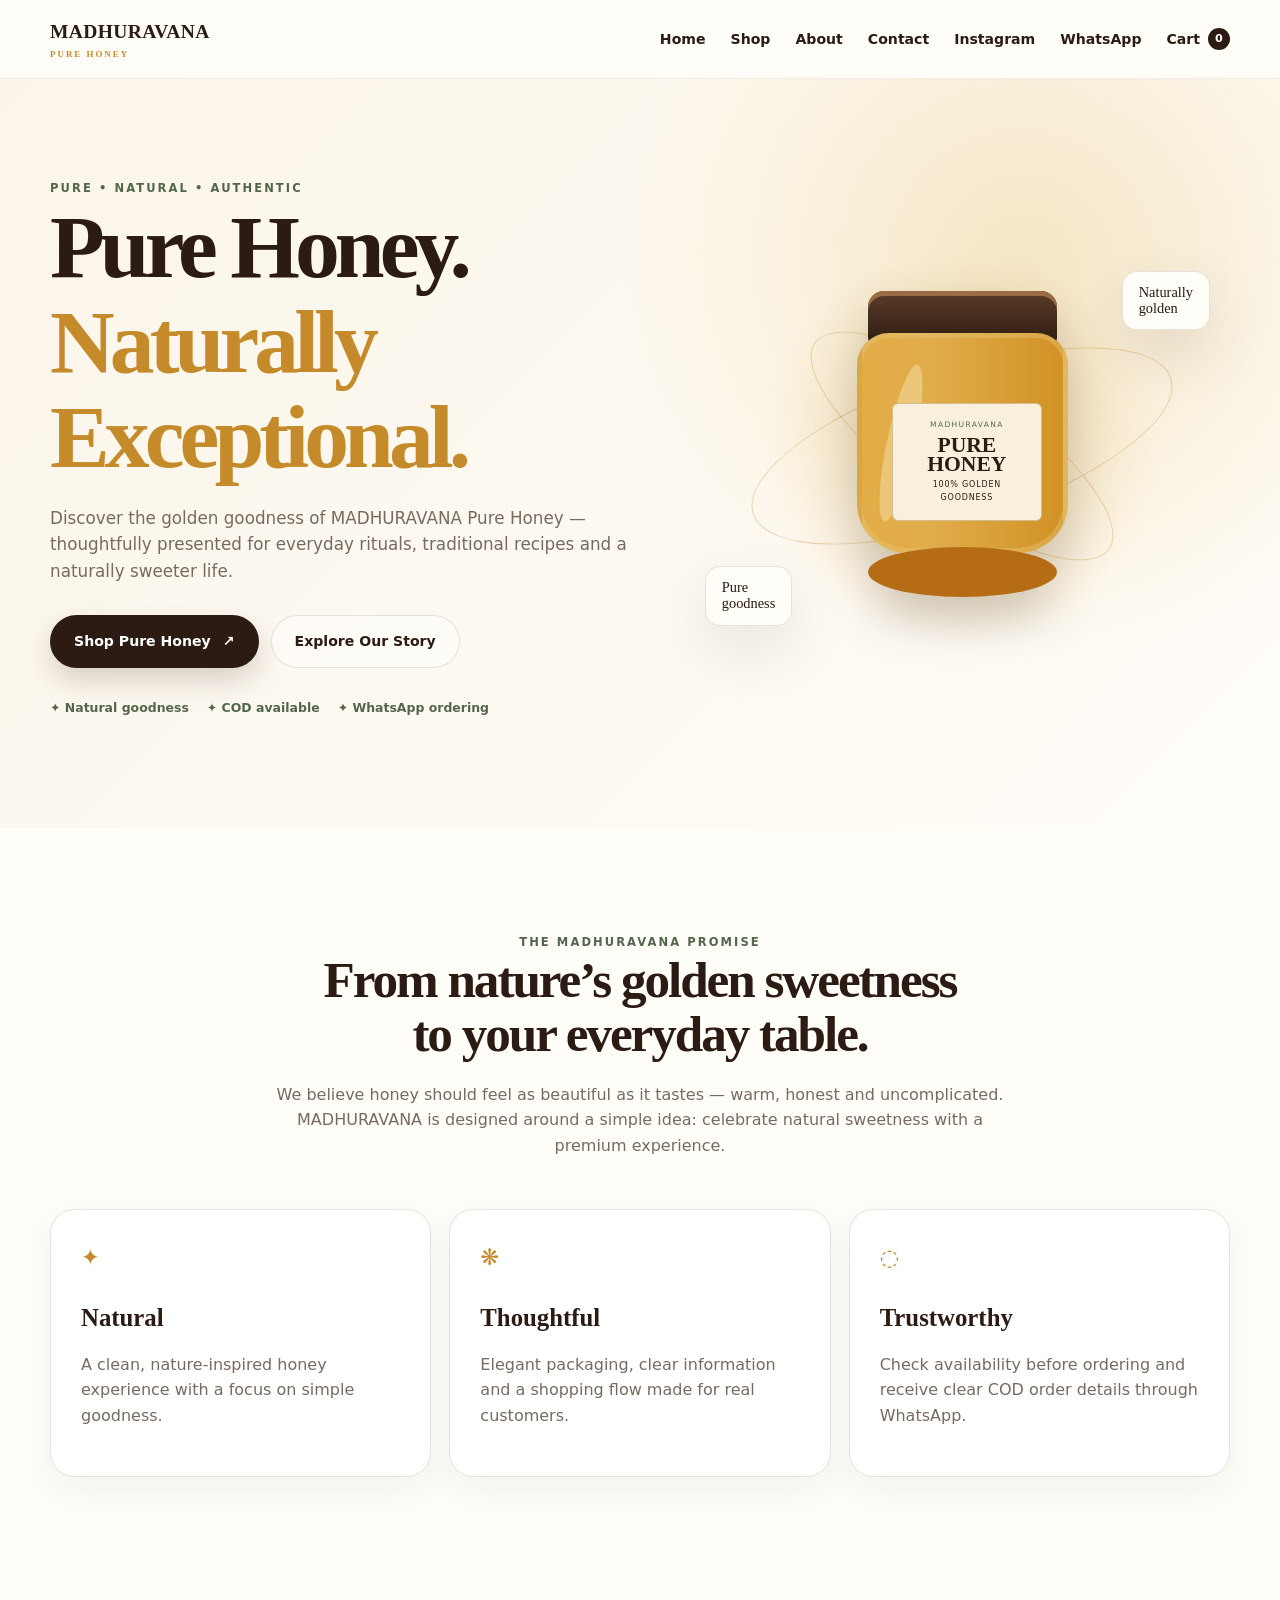
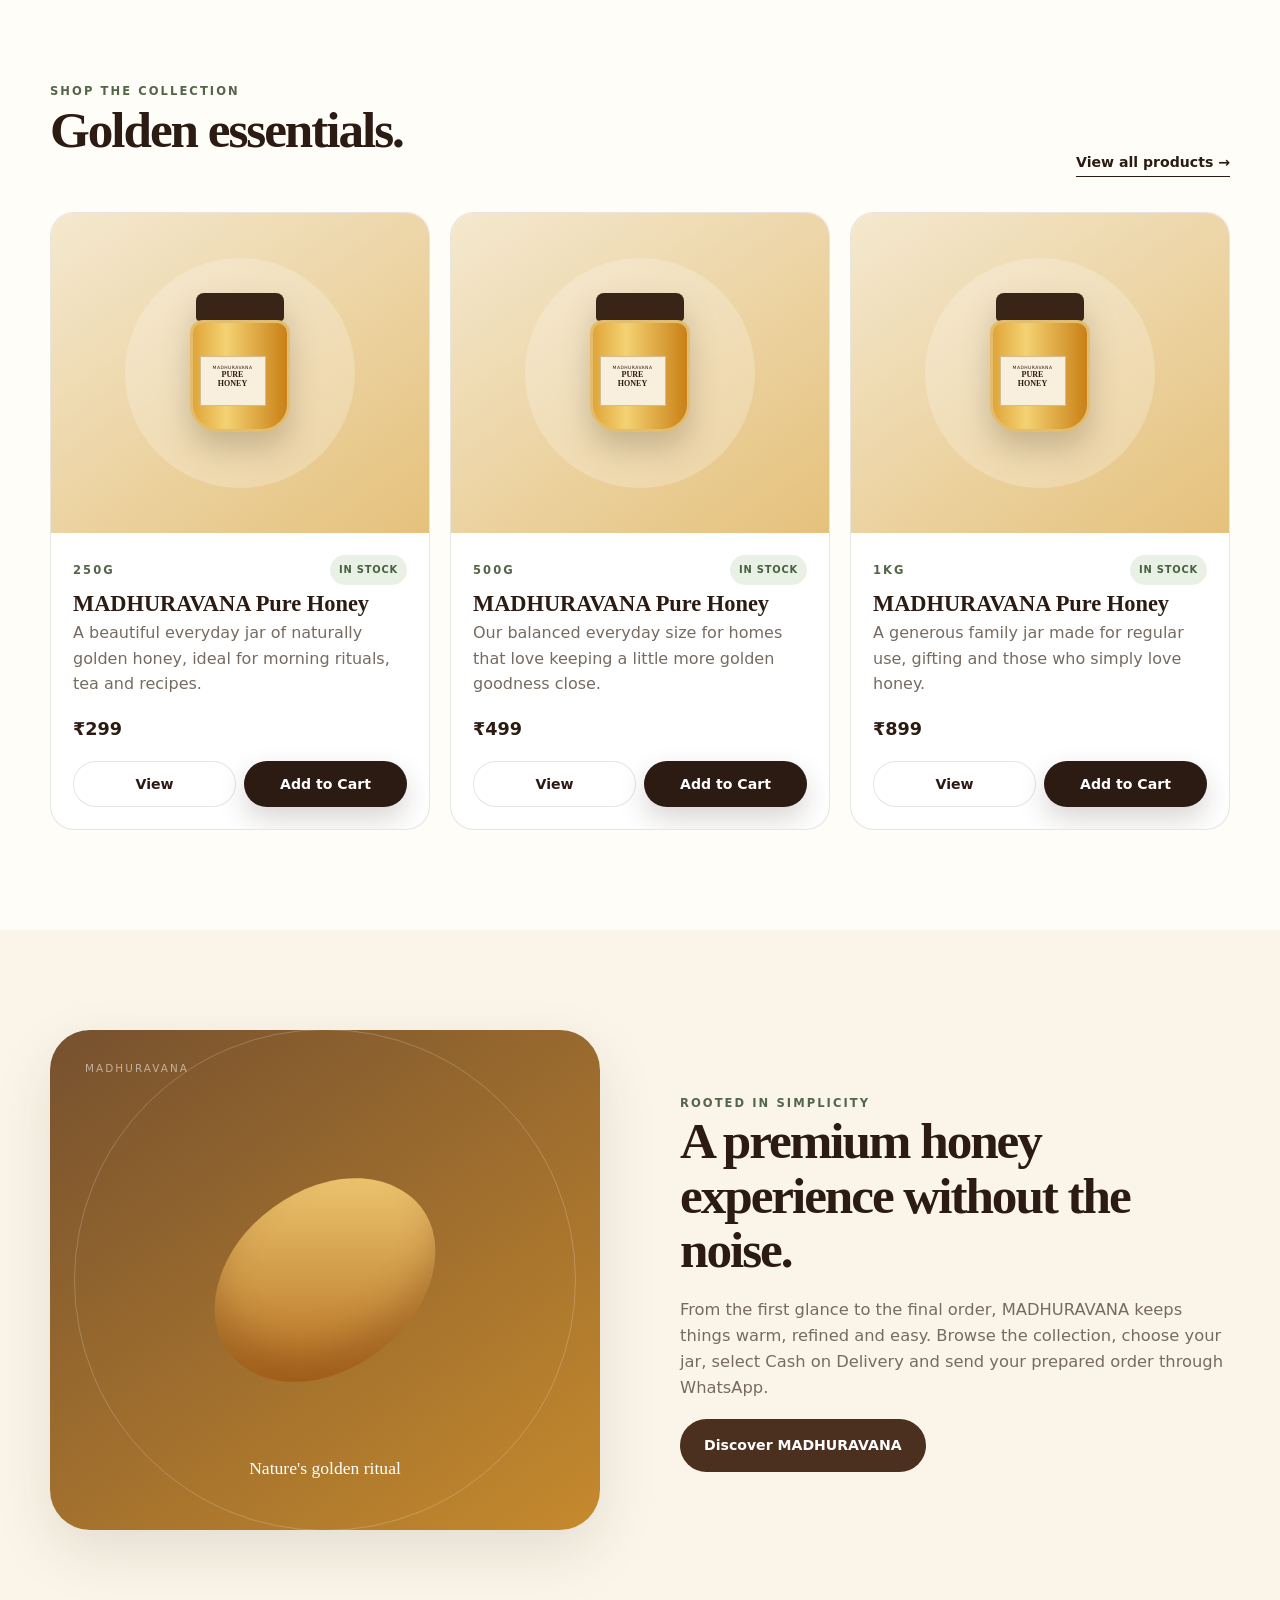
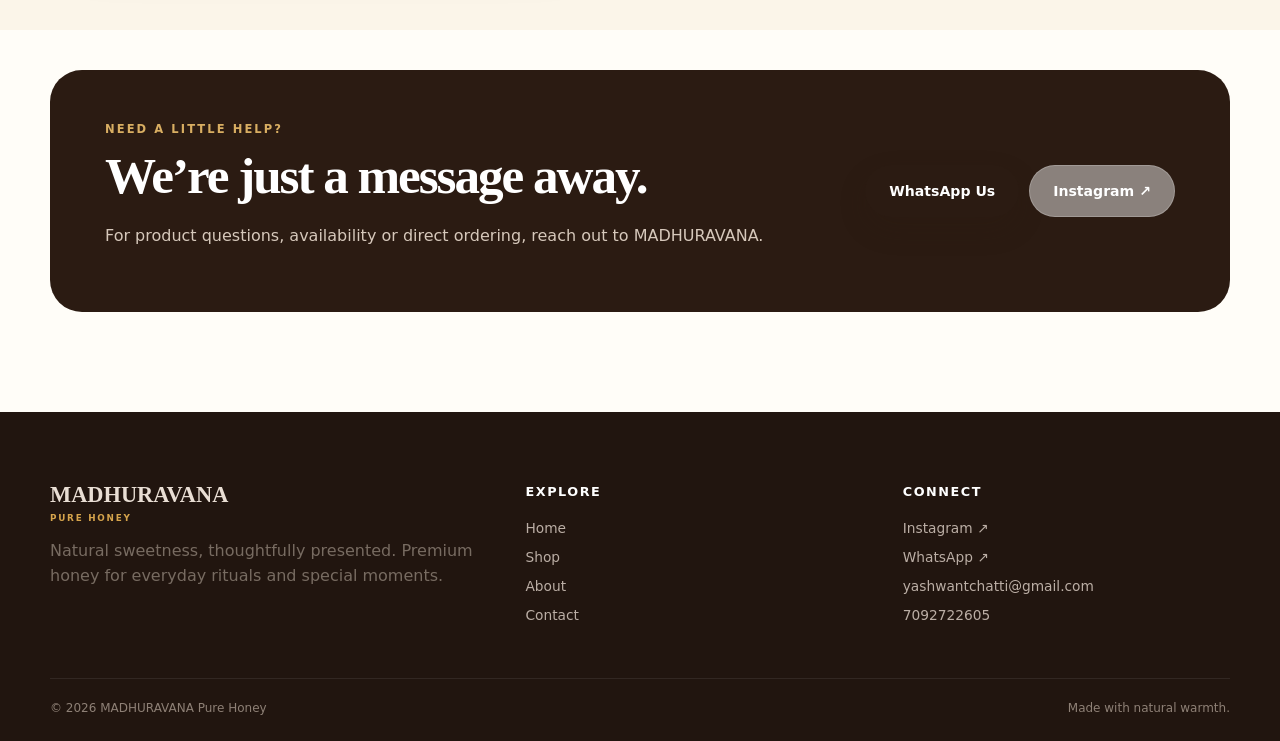
<file: index.html>
<!DOCTYPE html>
<html lang="en">
<head>
  <meta charset="UTF-8">
  <meta name="viewport" content="width=device-width, initial-scale=1.0">
  <meta name="description" content="MADHURAVANA Pure Honey — premium natural Indian honey, available with Cash on Delivery and WhatsApp ordering.">
  <title>MADHURAVANA Pure Honey | Pure Honey. Naturally Exceptional.</title>
  <link rel="stylesheet" href="style.css">
</head>
<body data-page="home">
  <div id="site-header"></div>
  <main>
    <section class="hero section">
      <div class="container hero-grid">
        <div class="hero-copy reveal">
          <span class="eyebrow">Pure • Natural • Authentic</span>
          <h1>Pure Honey.<br><em>Naturally Exceptional.</em></h1>
          <p class="hero-text">Discover the golden goodness of MADHURAVANA Pure Honey — thoughtfully presented for everyday rituals, traditional recipes and a naturally sweeter life.</p>
          <div class="hero-actions">
            <a class="btn btn-primary" href="shop.html">Shop Pure Honey <span>↗</span></a>
            <a class="btn btn-ghost" href="#about">Explore Our Story</a>
          </div>
          <div class="hero-trust">
            <span>✦ Natural goodness</span>
            <span>✦ COD available</span>
            <span>✦ WhatsApp ordering</span>
          </div>
        </div>
        <div class="hero-art reveal">
          <div class="hero-glow"></div>
          <div class="honey-orbit orbit-one"></div>
          <div class="honey-orbit orbit-two"></div>
          <div class="hero-jar">
            <div class="jar-lid"></div>
            <div class="jar-glass">
              <div class="jar-label">
                <small>MADHURAVANA</small>
                <strong>PURE<br>HONEY</strong>
                <span>100% Golden Goodness</span>
              </div>
              <div class="honey-shine"></div>
            </div>
            <div class="jar-honey"></div>
          </div>
          <div class="bee-note note-one">Naturally<br>golden</div>
          <div class="bee-note note-two">Pure<br>goodness</div>
        </div>
      </div>
    </section>

    <section class="section intro-section" id="about">
      <div class="container narrow center reveal">
        <span class="eyebrow">The MADHURAVANA promise</span>
        <h2>From nature’s golden sweetness<br>to your everyday table.</h2>
        <p>We believe honey should feel as beautiful as it tastes — warm, honest and uncomplicated. MADHURAVANA is designed around a simple idea: celebrate natural sweetness with a premium experience.</p>
      </div>
      <div class="container feature-grid">
        <article class="feature-card reveal"><span class="feature-icon">✦</span><h3>Natural</h3><p>A clean, nature-inspired honey experience with a focus on simple goodness.</p></article>
        <article class="feature-card reveal"><span class="feature-icon">❋</span><h3>Thoughtful</h3><p>Elegant packaging, clear information and a shopping flow made for real customers.</p></article>
        <article class="feature-card reveal"><span class="feature-icon">◌</span><h3>Trustworthy</h3><p>Check availability before ordering and receive clear COD order details through WhatsApp.</p></article>
      </div>
    </section>

    <section class="section products-section">
      <div class="container section-heading">
        <div><span class="eyebrow">Shop the collection</span><h2>Golden essentials.</h2></div>
        <a class="text-link" href="shop.html">View all products →</a>
      </div>
      <div class="container product-grid" id="featured-products"></div>
    </section>

    <section class="section story-section">
      <div class="container story-grid">
        <div class="story-visual reveal">
          <div class="story-card">
            <span class="story-stamp">MADHURAVANA</span>
            <div class="story-honey-drop"></div>
            <p>Nature's golden ritual</p>
          </div>
        </div>
        <div class="story-copy reveal">
          <span class="eyebrow">Rooted in simplicity</span>
          <h2>A premium honey experience without the noise.</h2>
          <p>From the first glance to the final order, MADHURAVANA keeps things warm, refined and easy. Browse the collection, choose your jar, select Cash on Delivery and send your prepared order through WhatsApp.</p>
          <a class="btn btn-dark" href="shop.html">Discover MADHURAVANA</a>
        </div>
      </div>
    </section>

    <section class="section contact-band" id="contact">
      <div class="container contact-band-inner reveal">
        <div><span class="eyebrow">Need a little help?</span><h2>We’re just a message away.</h2><p>For product questions, availability or direct ordering, reach out to MADHURAVANA.</p></div>
        <div class="contact-actions"><a class="btn btn-primary" data-whatsapp href="#">WhatsApp Us</a><a class="btn btn-ghost" data-instagram href="#" target="_blank" rel="noopener">Instagram ↗</a></div>
      </div>
    </section>
  </main>
  <div id="site-footer"></div>
  <div id="modal-root"></div>
  <div id="toast-root"></div>
  <script src="script.js"></script>
  <script src="admin.js"></script>
</body>
</html>
</file>
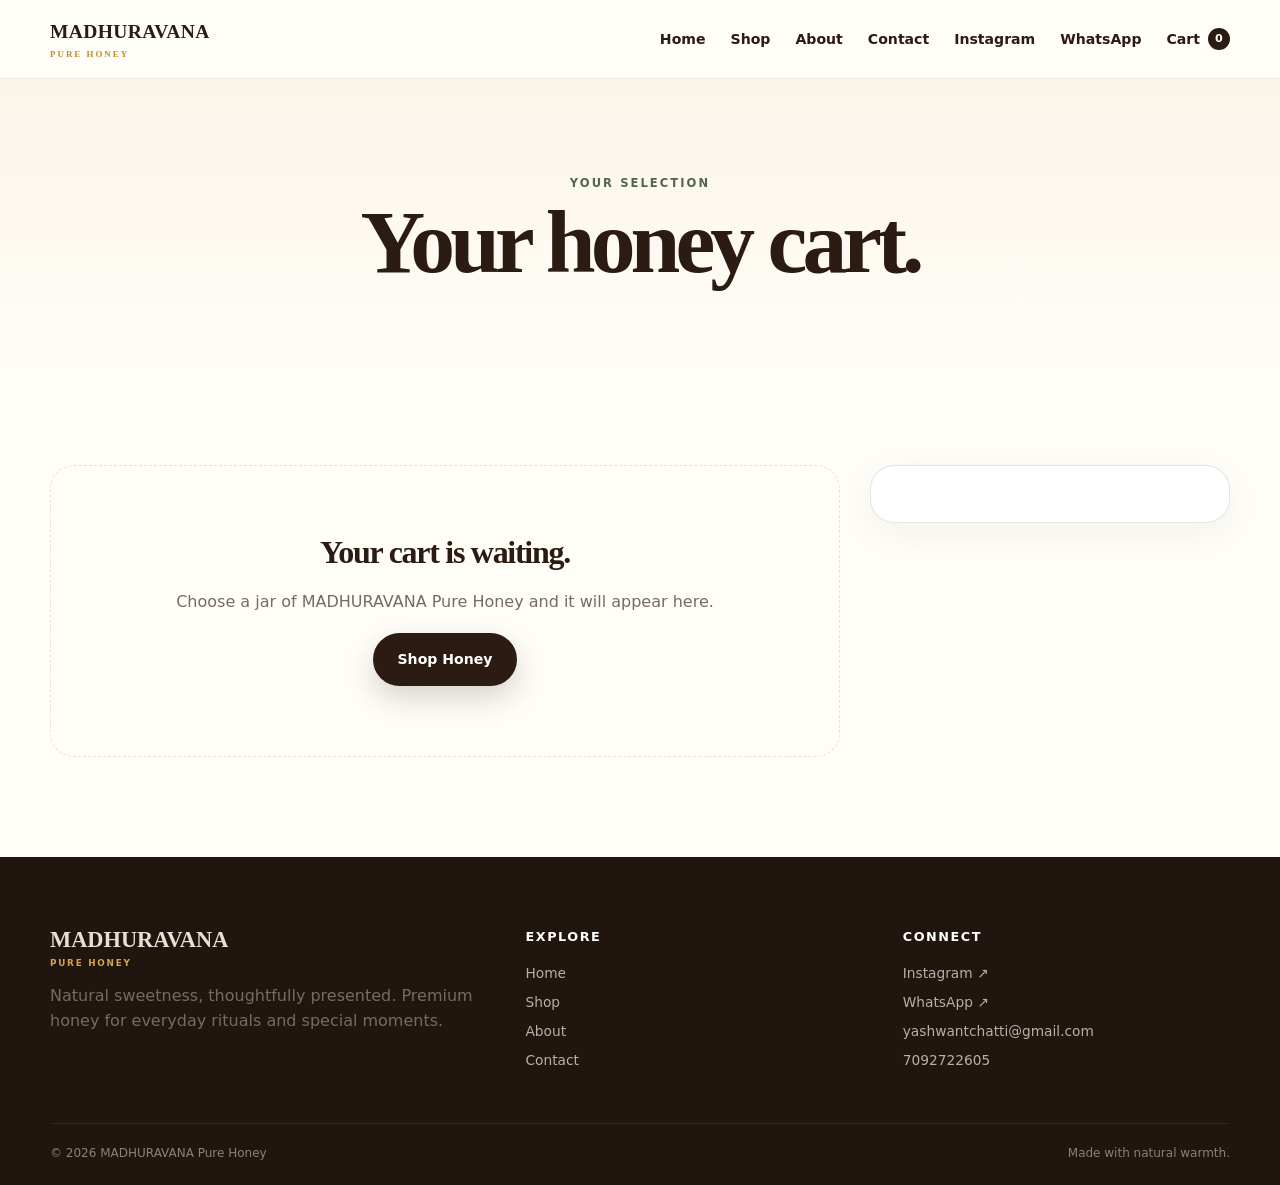
<file: cart.html>
<!DOCTYPE html>
<html lang="en">
<head>
  <meta charset="UTF-8"><meta name="viewport" content="width=device-width, initial-scale=1.0">
  <title>Your Cart | MADHURAVANA Pure Honey</title><link rel="stylesheet" href="style.css">
</head>
<body data-page="cart">
  <div id="site-header"></div>
  <main>
    <section class="page-hero small"><div class="container center"><span class="eyebrow">Your selection</span><h1>Your honey cart.</h1></div></section>
    <section class="section"><div class="container cart-layout"><div id="cart-items"></div><aside id="cart-summary" class="summary-card"></aside></div></section>
  </main>
  <div id="site-footer"></div><div id="modal-root"></div><div id="toast-root"></div>
  <script src="script.js"></script><script src="admin.js"></script>
</body>
</html>
</file>
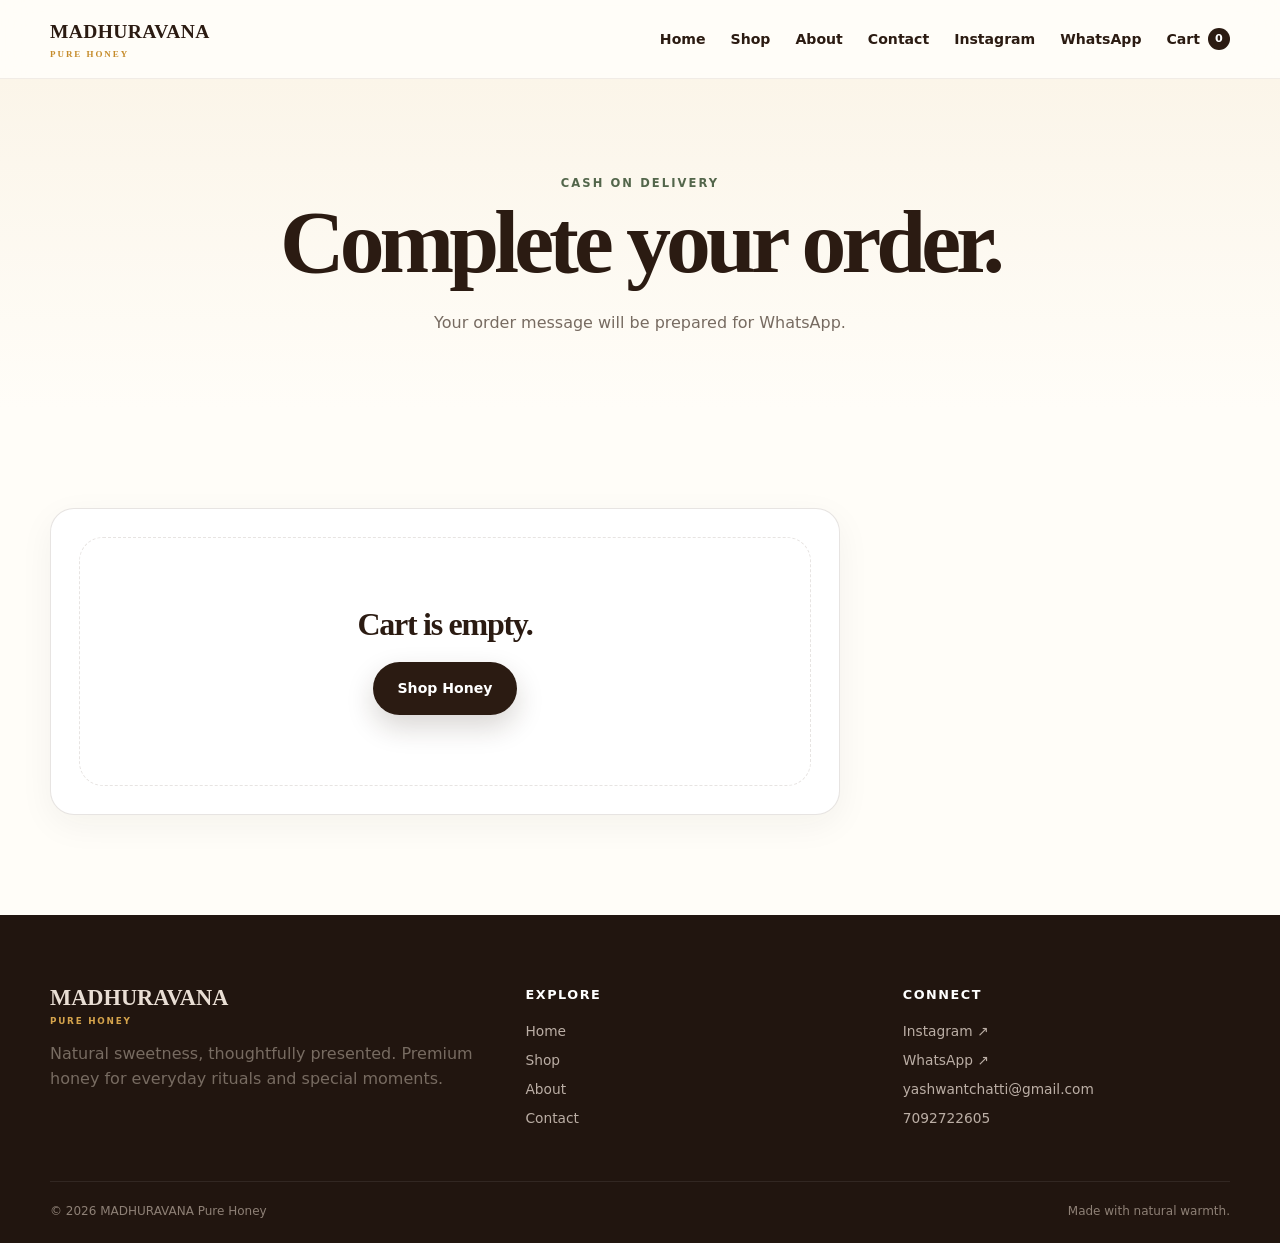
<file: checkout.html>
<!DOCTYPE html>
<html lang="en">
<head>
  <meta charset="UTF-8"><meta name="viewport" content="width=device-width, initial-scale=1.0">
  <title>Checkout | MADHURAVANA Pure Honey</title><link rel="stylesheet" href="style.css">
</head>
<body data-page="checkout">
  <div id="site-header"></div>
  <main>
    <section class="page-hero small"><div class="container center"><span class="eyebrow">Cash on Delivery</span><h1>Complete your order.</h1><p>Your order message will be prepared for WhatsApp.</p></div></section>
    <section class="section"><div class="container checkout-layout">
      <form id="checkout-form" class="form-card" novalidate>
        <div class="form-heading"><span class="eyebrow">Delivery details</span><h2>Where should we send it?</h2></div>
        <div class="form-grid">
          <label>Full Name<input name="name" autocomplete="name" required maxlength="80"></label>
          <label>Mobile Number<input name="phone" inputmode="numeric" autocomplete="tel" required maxlength="15"></label>
          <label class="full">House / Street Address<input name="address" autocomplete="street-address" required maxlength="180"></label>
          <label>City<input name="city" autocomplete="address-level2" required maxlength="60"></label>
          <label>State<input name="state" autocomplete="address-level1" required maxlength="60"></label>
          <label>Pincode<input name="pincode" inputmode="numeric" autocomplete="postal-code" required maxlength="6"></label>
        </div>
        <div class="payment-box"><span class="payment-check">✓</span><div><strong>Cash on Delivery</strong><p>Pay when your honey arrives. No online payment is collected here.</p></div></div>
        <p class="form-note">Your order is saved locally on this browser and prepared as a WhatsApp message. It is only submitted to the business after you press Send in WhatsApp.</p>
        <button class="btn btn-primary btn-block" type="submit">Place Order via WhatsApp <span>↗</span></button>
      </form>
      <aside id="checkout-summary" class="summary-card"></aside>
    </div></section>
  </main>
  <div id="site-footer"></div><div id="modal-root"></div><div id="toast-root"></div>
  <script src="script.js"></script><script src="admin.js"></script>
</body>
</html>
</file>
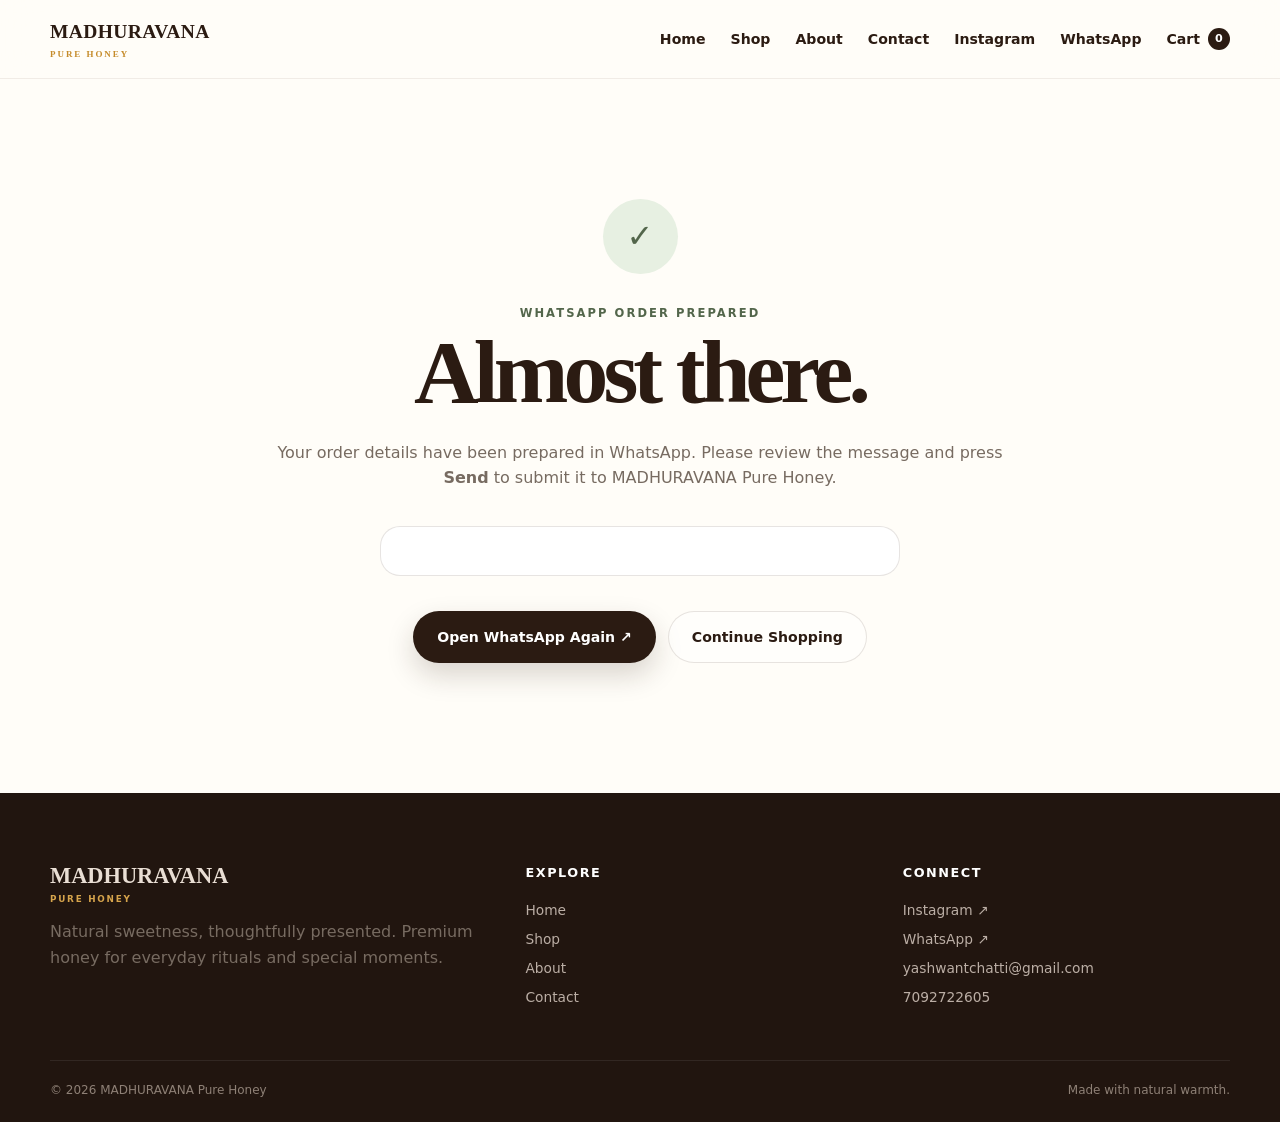
<file: order-success.html>
<!DOCTYPE html>
<html lang="en">
<head>
  <meta charset="UTF-8"><meta name="viewport" content="width=device-width, initial-scale=1.0">
  <title>Order Prepared | MADHURAVANA Pure Honey</title><link rel="stylesheet" href="style.css">
</head>
<body data-page="success">
  <div id="site-header"></div>
  <main>
    <section class="section success-section"><div class="container narrow center">
      <div class="success-icon">✓</div><span class="eyebrow">WhatsApp order prepared</span>
      <h1>Almost there.</h1>
      <p id="success-copy">Your order details have been prepared in WhatsApp. Please review the message and press <strong>Send</strong> to submit it to MADHURAVANA Pure Honey.</p>
      <div id="success-order-card" class="success-card"></div>
      <div class="hero-actions center-actions"><a class="btn btn-primary" id="success-whatsapp" href="#" target="_blank" rel="noopener">Open WhatsApp Again ↗</a><a class="btn btn-ghost" href="shop.html">Continue Shopping</a></div>
    </div></section>
  </main>
  <div id="site-footer"></div><div id="modal-root"></div><div id="toast-root"></div>
  <script src="script.js"></script><script src="admin.js"></script>
</body>
</html>
</file>
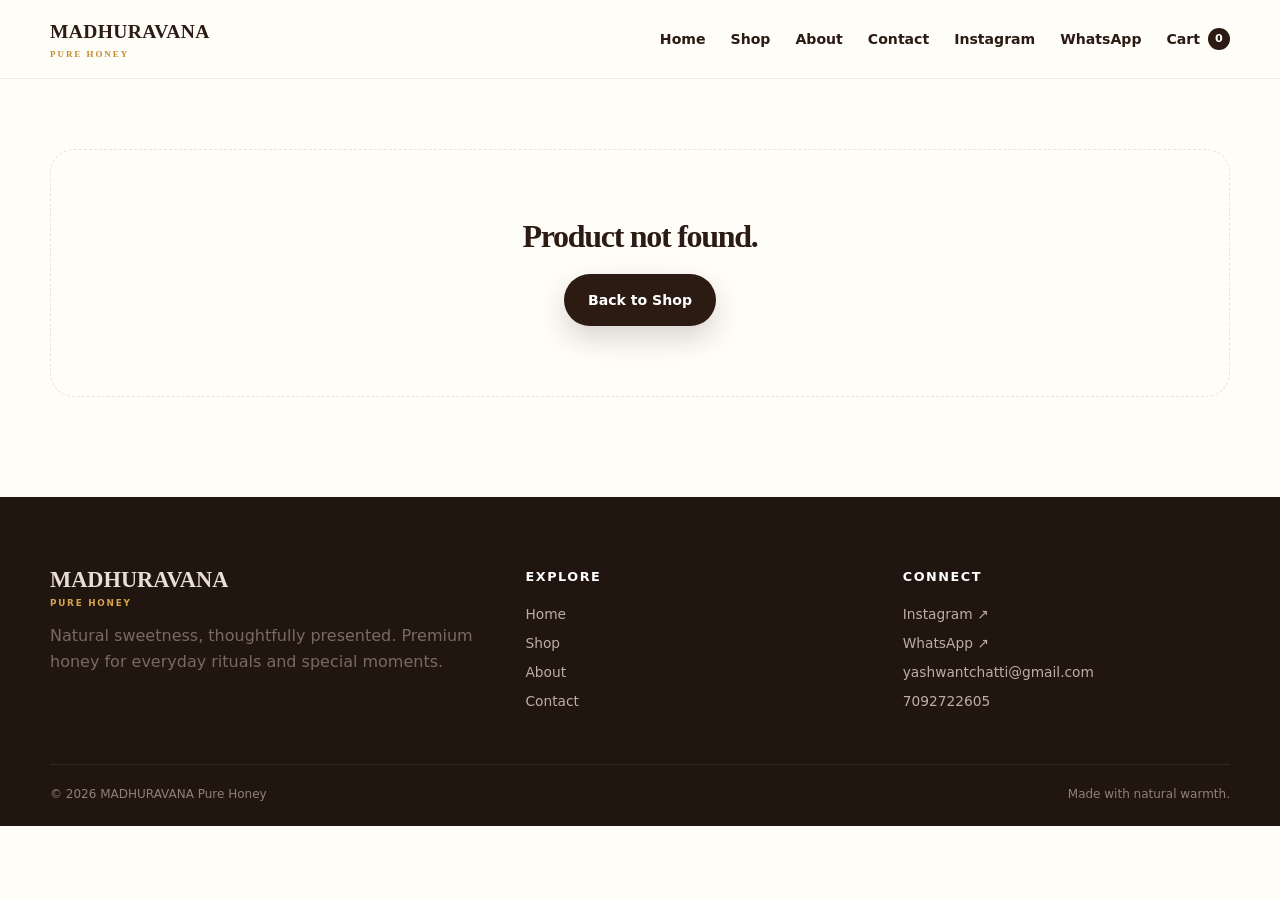
<file: product.html>
<!DOCTYPE html>
<html lang="en">
<head>
  <meta charset="UTF-8">
  <meta name="viewport" content="width=device-width, initial-scale=1.0">
  <meta name="description" content="MADHURAVANA Pure Honey product details.">
  <title>Product | MADHURAVANA Pure Honey</title>
  <link rel="stylesheet" href="style.css">
</head>
<body data-page="product">
  <div id="site-header"></div>
  <main><section class="section product-detail-section"><div class="container" id="product-detail"></div></section></main>
  <div id="site-footer"></div><div id="modal-root"></div><div id="toast-root"></div>
  <script src="script.js"></script><script src="admin.js"></script>
</body>
</html>
</file>
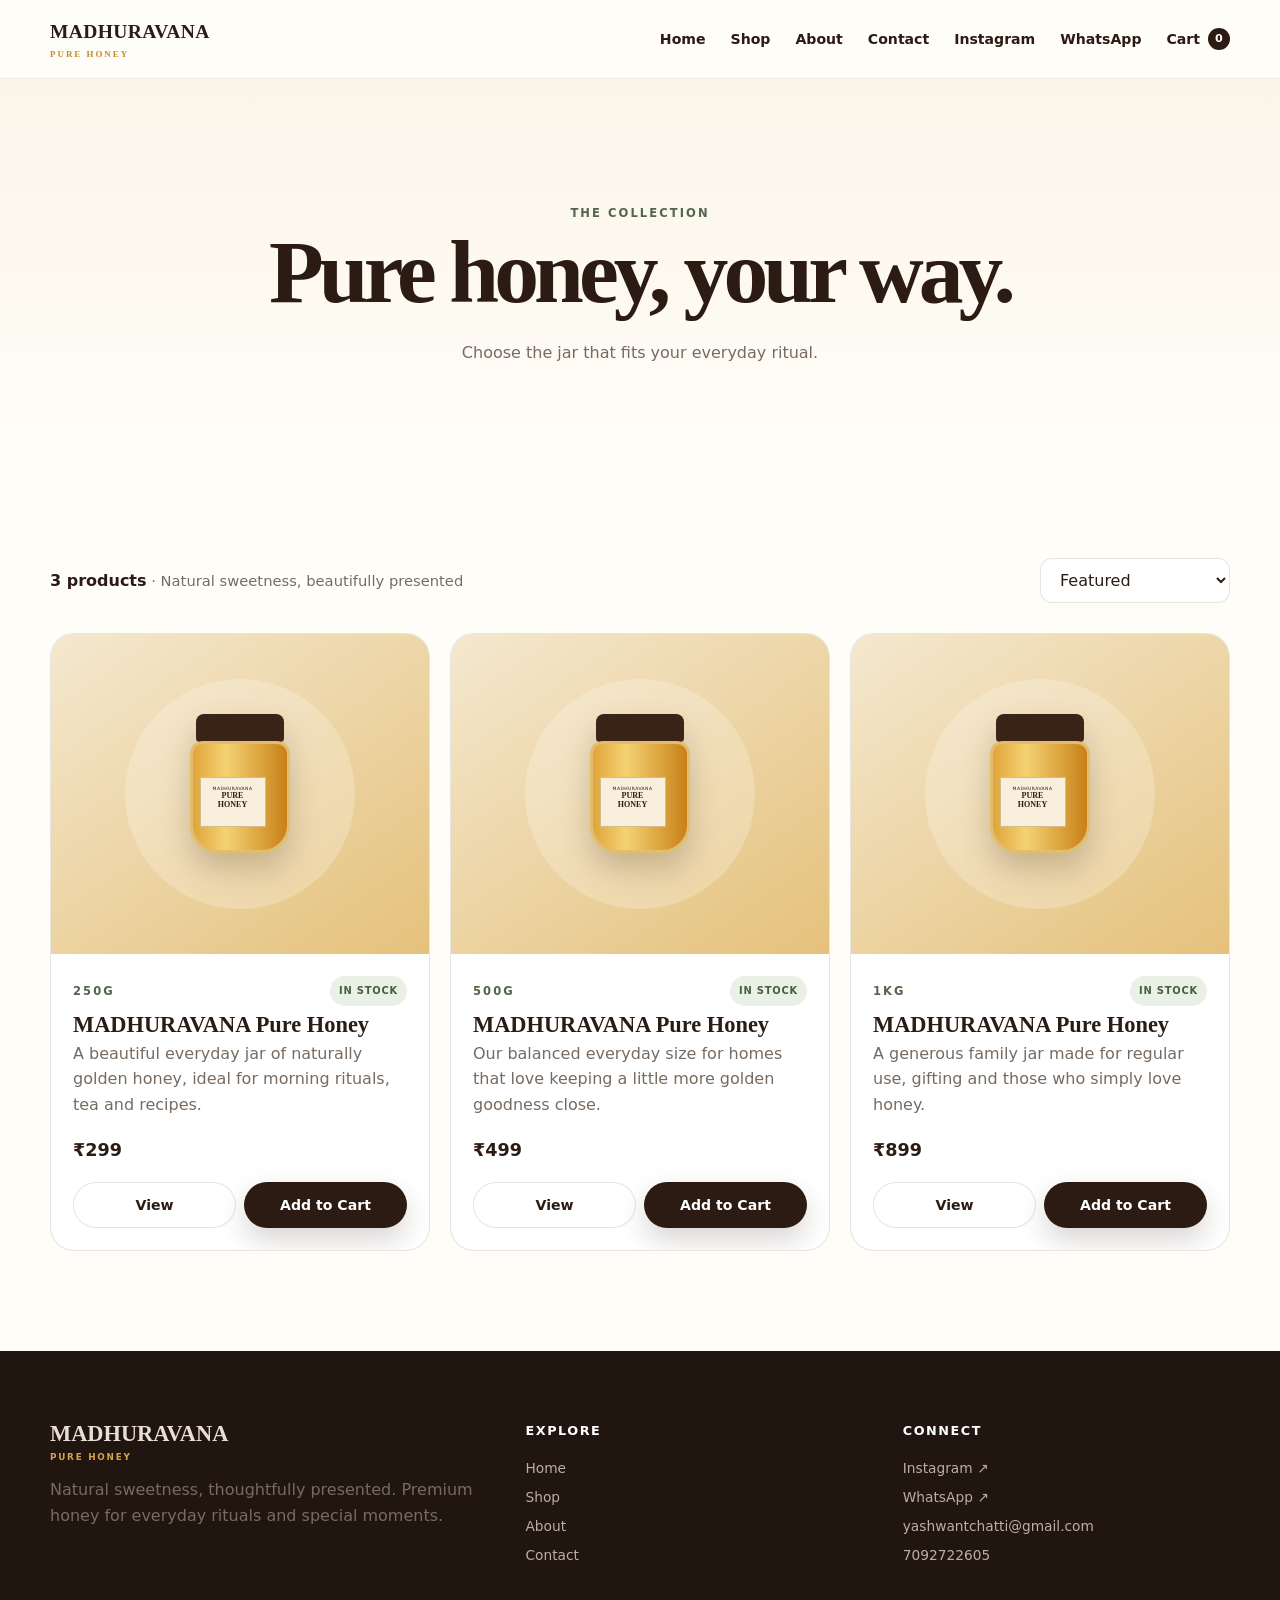
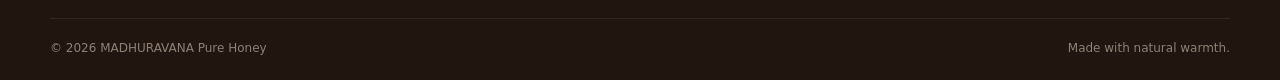
<file: shop.html>
<!DOCTYPE html>
<html lang="en">
<head>
  <meta charset="UTF-8">
  <meta name="viewport" content="width=device-width, initial-scale=1.0">
  <meta name="description" content="Shop MADHURAVANA Pure Honey in 250g, 500g and 1kg sizes.">
  <title>Shop | MADHURAVANA Pure Honey</title>
  <link rel="stylesheet" href="style.css">
</head>
<body data-page="shop">
  <div id="site-header"></div>
  <main>
    <section class="page-hero">
      <div class="container center reveal"><span class="eyebrow">The collection</span><h1>Pure honey, your way.</h1><p>Choose the jar that fits your everyday ritual.</p></div>
    </section>
    <section class="section">
      <div class="container shop-toolbar">
        <div><strong id="shop-count">3 products</strong><span class="muted"> · Natural sweetness, beautifully presented</span></div>
        <select id="shop-sort" aria-label="Sort products"><option value="default">Featured</option><option value="low">Price: low to high</option><option value="high">Price: high to low</option></select>
      </div>
      <div class="container product-grid product-grid-wide" id="shop-products"></div>
    </section>
  </main>
  <div id="site-footer"></div><div id="modal-root"></div><div id="toast-root"></div>
  <script src="script.js"></script><script src="admin.js"></script>
</body>
</html>
</file>
<file: style.css>
:root{
  --gold:#c58b2a;--gold2:#e0ad55;--deep:#2b1b12;--brown:#4b3020;--cream:#fbf5e9;--paper:#fffdf8;
  --beige:#efe1c7;--green:#53664b;--muted:#776b61;--line:rgba(75,48,32,.13);--shadow:0 22px 60px rgba(48,31,19,.11);
  --radius:24px;--container:1180px;
}
*{box-sizing:border-box}html{scroll-behavior:smooth}body{margin:0;background:var(--paper);color:var(--deep);font-family:Inter,ui-sans-serif,system-ui,-apple-system,BlinkMacSystemFont,"Segoe UI",sans-serif;line-height:1.6}body.no-scroll{overflow:hidden}
img{max-width:100%;display:block}a{color:inherit;text-decoration:none}button,input,select{font:inherit}button{cursor:pointer}
.container{width:min(var(--container),calc(100% - 40px));margin:auto}.narrow{max-width:760px}.center{text-align:center}.section{padding:100px 0}.page-hero{padding:120px 0 75px;background:linear-gradient(180deg,var(--cream),var(--paper))}.page-hero.small{padding:90px 0 55px}.eyebrow{text-transform:uppercase;letter-spacing:.18em;font-size:.72rem;font-weight:800;color:var(--green)}h1,h2,h3{font-family:Georgia,"Times New Roman",serif;line-height:1.06;margin:0 0 20px}h1{font-size:clamp(3.2rem,7vw,6.6rem);letter-spacing:-.055em}h2{font-size:clamp(2.3rem,4vw,4rem);letter-spacing:-.04em}h3{font-size:1.55rem}p{color:var(--muted);margin:0 0 18px}.muted{color:var(--muted);font-size:.92rem}
.site-header{position:sticky;top:0;z-index:50;background:rgba(255,253,248,.88);backdrop-filter:blur(18px);border-bottom:1px solid rgba(75,48,32,.08)}.nav{height:78px;display:flex;align-items:center;justify-content:space-between;gap:25px}.brand{font-family:Georgia,serif;font-size:1.22rem;font-weight:700;letter-spacing:.02em}.brand small{display:block;font-family:inherit;font-size:.56rem;letter-spacing:.22em;color:var(--gold);text-transform:uppercase}.nav-links{display:flex;align-items:center;gap:25px;font-size:.88rem;font-weight:650}.nav-links a{position:relative}.nav-links a:after{content:"";position:absolute;left:0;bottom:-7px;width:0;height:1px;background:var(--gold);transition:.25s}.nav-links a:hover:after{width:100%}.cart-link{display:flex;align-items:center;gap:8px}.cart-count{min-width:22px;height:22px;border-radius:99px;background:var(--deep);color:#fff;display:grid;place-items:center;font-size:.7rem}.menu-btn{display:none;background:none;border:0;font-size:1.5rem}
.hero{padding:95px 0 110px;background:radial-gradient(circle at 80% 25%,#f5e6c5 0,transparent 34%),linear-gradient(135deg,var(--cream),#fffdf8)}.hero-grid{display:grid;grid-template-columns:1fr .9fr;align-items:center;gap:50px}.hero-copy h1 em{color:var(--gold);font-style:normal}.hero-text{max-width:590px;font-size:1.05rem}.hero-actions{display:flex;flex-wrap:wrap;gap:12px;margin:30px 0}.btn{display:inline-flex;align-items:center;justify-content:center;gap:12px;border:1px solid transparent;border-radius:999px;padding:14px 23px;font-weight:800;font-size:.88rem;transition:transform .2s,box-shadow .2s,background .2s}.btn:hover{transform:translateY(-2px)}.btn-primary{background:var(--deep);color:#fff;box-shadow:0 12px 28px rgba(43,27,18,.18)}.btn-primary:hover{background:#40271b}.btn-ghost{border-color:var(--line);background:rgba(255,255,255,.45)}.btn-dark{background:var(--brown);color:#fff}.btn-block{width:100%}.hero-trust{display:flex;flex-wrap:wrap;gap:18px;color:var(--green);font-size:.78rem;font-weight:700}.hero-art{min-height:500px;position:relative;display:grid;place-items:center}.hero-glow{position:absolute;width:410px;height:410px;border-radius:50%;background:radial-gradient(circle,#e6b75e66,transparent 67%);filter:blur(4px)}.honey-orbit{position:absolute;border:1px solid #c58b2a55;border-radius:50%;transform:rotate(-18deg)}.orbit-one{width:440px;height:150px}.orbit-two{width:360px;height:120px;transform:rotate(35deg)}.hero-jar{position:relative;width:245px;height:310px;filter:drop-shadow(0 25px 24px rgba(55,35,15,.22));z-index:2}.jar-lid{position:absolute;top:0;left:28px;width:189px;height:55px;border-radius:16px 16px 8px 8px;background:linear-gradient(#5b3b28,#2d1b12);box-shadow:inset 0 5px 0 #9a6c45}.jar-glass{position:absolute;left:17px;top:42px;width:211px;height:220px;border-radius:32px 32px 50px 50px;background:linear-gradient(90deg,#f5d27a55,#fff6c633 35%,#c8881e77 100%),#d99a2c;overflow:hidden;border:5px solid #e6c57c66}.jar-honey{position:absolute;left:28px;bottom:4px;width:189px;height:50px;border-radius:50%;background:#b66c15}.jar-label{position:absolute;left:30px;top:65px;width:150px;height:118px;background:#f8f0dc;border:1px solid #d3bc8d;border-radius:6px;display:grid;place-items:center;text-align:center;padding:12px;color:var(--deep);z-index:2}.jar-label small{font-size:.47rem;letter-spacing:.18em;color:var(--green)}.jar-label strong{font-family:Georgia,serif;font-size:1.35rem;line-height:.88}.jar-label span{font-size:.5rem;text-transform:uppercase;letter-spacing:.1em}.honey-shine{position:absolute;width:28px;height:160px;background:#fff8d955;transform:rotate(12deg);left:25px;top:25px;border-radius:50%}.bee-note{position:absolute;background:#fffdf8;border:1px solid var(--line);box-shadow:var(--shadow);padding:13px 16px;border-radius:15px;font-family:Georgia,serif;font-size:.9rem;line-height:1.1;z-index:3}.note-one{top:75px;right:20px}.note-two{bottom:70px;left:10px}.intro-section{background:#fffdf8}.feature-grid{display:grid;grid-template-columns:repeat(3,1fr);gap:18px;margin-top:50px}.feature-card{padding:30px;border:1px solid var(--line);border-radius:var(--radius);background:#fff;box-shadow:0 12px 35px rgba(48,31,19,.05)}.feature-icon{font-size:1.4rem;color:var(--gold);display:block;margin-bottom:30px}.section-heading{display:flex;justify-content:space-between;align-items:end;margin-bottom:35px}.text-link{font-weight:800;font-size:.88rem;border-bottom:1px solid var(--deep);padding-bottom:3px}.product-grid{display:grid;grid-template-columns:repeat(3,1fr);gap:20px}.product-card{position:relative;background:#fff;border:1px solid var(--line);border-radius:24px;overflow:hidden;transition:transform .25s,box-shadow .25s}.product-card:hover{transform:translateY(-5px);box-shadow:var(--shadow)}.product-visual{height:320px;background:linear-gradient(145deg,#f4e8cf,#e5c17b);display:grid;place-items:center;position:relative;overflow:hidden}.product-visual:before{content:"";position:absolute;width:230px;height:230px;border-radius:50%;background:#ffffff38}.mini-jar{width:115px;height:160px;position:relative;z-index:1;filter:drop-shadow(0 16px 15px rgba(55,35,15,.22))}.mini-lid{height:28px;width:88px;margin:auto;background:#3a2417;border-radius:8px 8px 4px 4px}.mini-body{height:112px;width:100px;margin:-1px auto 0;background:linear-gradient(90deg,#e0a538,#f4d273 35%,#c98016);border-radius:13px 13px 28px 28px;border:3px solid #e2bd6e}.mini-label{position:absolute;top:63px;left:17px;width:66px;height:50px;background:#f8f0dc;text-align:center;border:1px solid #d3bc8d;font:700 .5rem Georgia,serif;padding-top:8px}.mini-label small{display:block;font:500 .28rem system-ui;letter-spacing:.1em}.product-content{padding:22px}.product-content h3{font-size:1.4rem;margin:7px 0 4px}.product-meta{display:flex;justify-content:space-between;align-items:center;gap:10px}.price{font-weight:900;font-size:1.1rem}.stock-badge{font-size:.62rem;font-weight:900;text-transform:uppercase;letter-spacing:.08em;padding:7px 9px;border-radius:99px;background:#e9f0e5;color:#46603d}.stock-badge.out{background:#f6e3df;color:#8e382a}.product-actions{display:flex;gap:8px;margin-top:18px}.product-actions .btn{flex:1;padding:11px 12px}.story-section{background:var(--cream)}.story-grid{display:grid;grid-template-columns:1fr 1fr;gap:80px;align-items:center}.story-card{height:500px;border-radius:40px;background:linear-gradient(145deg,#76512f,#c68a2d);position:relative;overflow:hidden;display:grid;place-items:center;box-shadow:var(--shadow)}.story-card:before{content:"";position:absolute;width:500px;height:500px;border:1px solid #fff3;border-radius:50%}.story-stamp{position:absolute;top:30px;left:35px;color:#fff8;font-size:.65rem;letter-spacing:.2em}.story-honey-drop{width:180px;height:240px;border-radius:55% 45% 55% 45%;background:linear-gradient(135deg,#f7d67f,#a95d11);transform:rotate(45deg);box-shadow:inset -20px -25px 35px #713b0e55}.story-card p{position:absolute;bottom:30px;color:#fff;font-family:Georgia,serif;font-size:1.1rem}.story-copy p{font-size:1.02rem;max-width:560px}.contact-band{padding-top:40px}.contact-band-inner{border-radius:32px;background:var(--deep);color:#fff;padding:45px 55px;display:flex;align-items:center;justify-content:space-between;gap:30px}.contact-band h2{margin-top:8px}.contact-band p{color:#d6c8bb}.contact-band .eyebrow{color:#d8ae62}.contact-actions{display:flex;gap:10px}.contact-actions .btn-ghost{border-color:#ffffff33;color:#fff}.site-footer{background:#21150f;color:#e9ded4;padding:70px 0 25px}.footer-grid{display:grid;grid-template-columns:1.3fr 1fr 1fr;gap:50px}.footer-brand{font:700 1.4rem Georgia,serif}.footer-brand small{display:block;font:700 .55rem system-ui;letter-spacing:.2em;color:#d6a44c;margin-top:5px}.footer-col h4{margin:0 0 15px;color:#fff;font-size:.8rem;text-transform:uppercase;letter-spacing:.12em}.footer-col a,.footer-col p{display:block;color:#bbaea5;font-size:.86rem;margin:7px 0}.footer-bottom{margin-top:45px;padding-top:20px;border-top:1px solid #ffffff14;color:#8e8076;font-size:.75rem;display:flex;justify-content:space-between}.shop-toolbar{display:flex;justify-content:space-between;align-items:center;margin-bottom:30px}.shop-toolbar select{border:1px solid var(--line);background:#fff;padding:11px 15px;border-radius:12px;color:var(--deep)}.product-grid-wide{grid-template-columns:repeat(3,1fr)}.product-detail-section{padding-top:70px}.product-detail{display:grid;grid-template-columns:1fr 1fr;gap:70px;align-items:center}.detail-visual{height:600px;border-radius:35px;background:linear-gradient(145deg,#f3e4c7,#d4a044);display:grid;place-items:center}.detail-visual .mini-jar{transform:scale(1.7)}.detail-copy .price{font-size:1.5rem;margin:20px 0}.detail-copy .description{font-size:1rem;max-width:570px}.qty-control{display:inline-flex;align-items:center;border:1px solid var(--line);border-radius:999px;padding:4px;margin:15px 0}.qty-control button{width:36px;height:36px;border:0;background:transparent;border-radius:50%}.qty-control span{width:36px;text-align:center;font-weight:800}.availability{font-weight:800;margin:10px 0}.availability.ok{color:var(--green)}.availability.no{color:#9b3c2e}.cart-layout,.checkout-layout{display:grid;grid-template-columns:1fr 360px;gap:30px;align-items:start}.cart-item{display:grid;grid-template-columns:100px 1fr auto;gap:18px;align-items:center;border-bottom:1px solid var(--line);padding:20px 0}.cart-thumb{width:100px;height:100px;border-radius:18px;background:linear-gradient(145deg,#f4e7cc,#d6a44d);display:grid;place-items:center}.cart-thumb .mini-jar{transform:scale(.55)}.cart-item h3{font-size:1.15rem;margin:0}.cart-controls{display:flex;align-items:center;gap:10px;margin-top:8px}.circle-btn{width:32px;height:32px;border-radius:50%;border:1px solid var(--line);background:#fff}.remove-btn{border:0;background:none;color:#9b3c2e;font-size:.78rem;font-weight:700}.summary-card,.form-card{background:#fff;border:1px solid var(--line);border-radius:24px;padding:28px;box-shadow:0 10px 35px rgba(48,31,19,.05)}.summary-card{position:sticky;top:100px}.summary-card h3{font-size:1.35rem}.summary-row{display:flex;justify-content:space-between;gap:15px;padding:11px 0;color:var(--muted);font-size:.9rem}.summary-total{border-top:1px solid var(--line);margin-top:10px;padding-top:18px;display:flex;justify-content:space-between;font-weight:900;font-size:1.15rem}.form-heading{margin-bottom:28px}.form-grid{display:grid;grid-template-columns:1fr 1fr;gap:18px}.form-grid label{font-size:.8rem;font-weight:800;color:var(--brown)}.form-grid label.full{grid-column:1/-1}.form-grid input{display:block;width:100%;margin-top:7px;border:1px solid var(--line);background:#fffdf8;border-radius:12px;padding:13px 14px;outline:none}.form-grid input:focus{border-color:var(--gold);box-shadow:0 0 0 3px #c58b2a16}.payment-box{margin:25px 0;padding:17px;border:1px solid #d7e0d0;background:#f5f8f1;border-radius:16px;display:flex;gap:12px}.payment-check{width:27px;height:27px;border-radius:50%;background:var(--green);color:#fff;display:grid;place-items:center;font-size:.75rem}.payment-box p{font-size:.78rem;margin:3px 0 0}.form-note{font-size:.76rem;background:var(--cream);padding:13px;border-radius:12px}.success-section{padding-top:120px}.success-icon{width:75px;height:75px;border-radius:50%;display:grid;place-items:center;margin:0 auto 25px;background:#e7f0e2;color:var(--green);font-size:2rem;font-weight:900}.success-card{margin:35px auto;padding:24px;border:1px solid var(--line);border-radius:20px;background:#fff;text-align:left;max-width:520px}.center-actions{justify-content:center}.empty-state{padding:70px 20px;text-align:center;border:1px dashed var(--line);border-radius:24px}.empty-state h2{font-size:2rem}.toast-root{position:fixed;right:20px;bottom:20px;z-index:200;display:grid;gap:10px}.toast{background:var(--deep);color:#fff;padding:13px 17px;border-radius:14px;box-shadow:var(--shadow);animation:toastIn .3s ease;max-width:360px;font-size:.83rem}.toast.warn{background:#8d5d18}.modal-backdrop{position:fixed;inset:0;background:#21150f99;backdrop-filter:blur(7px);z-index:100;display:grid;place-items:center;padding:20px;animation:fade .2s ease}.modal{width:min(440px,100%);background:var(--paper);border-radius:25px;padding:30px;box-shadow:0 30px 100px #0004}.modal-head{display:flex;justify-content:space-between;gap:20px;align-items:start}.close-modal{border:0;background:none;font-size:1.4rem}.modal label{display:block;font-size:.78rem;font-weight:800;margin-top:15px}.modal input{display:block;width:100%;padding:13px;border:1px solid var(--line);border-radius:12px;margin-top:7px;background:#fff}.modal .btn{width:100%;margin-top:20px}.admin-shell{min-height:100vh;background:#f4f2ed;display:flex;color:#29231f}.admin-sidebar{width:245px;background:#241811;color:#fff;padding:25px 18px;position:fixed;inset:0 auto 0 0;z-index:70}.admin-logo{font:700 1.25rem Georgia,serif;padding:8px 12px 28px}.admin-logo small{display:block;font:700 .5rem system-ui;letter-spacing:.2em;color:#d4a04a}.admin-nav{display:grid;gap:6px}.admin-nav button{border:0;background:transparent;color:#bdb0a7;text-align:left;padding:12px;border-radius:10px;font-weight:700}.admin-nav button.active,.admin-nav button:hover{background:#ffffff12;color:#fff}.admin-main{margin-left:245px;flex:1;padding:30px}.admin-top{display:flex;justify-content:space-between;align-items:center;margin-bottom:30px}.admin-top h1{font-size:2.5rem}.admin-grid{display:grid;grid-template-columns:repeat(4,1fr);gap:15px}.stat-card{background:#fff;border:1px solid #e5e0d8;border-radius:16px;padding:18px}.stat-card span{display:block;color:#8a7d73;font-size:.72rem;text-transform:uppercase;letter-spacing:.1em;font-weight:800}.stat-card strong{font-size:1.65rem;margin-top:7px;display:block}.admin-section{margin-top:28px;background:#fff;border:1px solid #e5e0d8;border-radius:18px;padding:22px}.admin-section h2{font-size:1.7rem;margin-bottom:18px}.admin-toolbar{display:flex;gap:10px;flex-wrap:wrap;margin-bottom:18px}.admin-toolbar input,.admin-toolbar select,.admin-form input,.admin-form select,.admin-form textarea{border:1px solid #ddd5cc;background:#fff;border-radius:10px;padding:10px 12px}.admin-toolbar input{min-width:240px}.admin-table{width:100%;border-collapse:collapse;font-size:.8rem}.admin-table th,.admin-table td{padding:13px 9px;border-bottom:1px solid #eee8e0;text-align:left;vertical-align:middle}.admin-table th{color:#8a7d73;font-size:.65rem;text-transform:uppercase;letter-spacing:.08em}.admin-badge{display:inline-flex;padding:5px 8px;border-radius:99px;font-size:.65rem;font-weight:900;background:#eee}.admin-badge.delivered{background:#e2f0df;color:#41613b}.admin-badge.processing{background:#fff1ce;color:#805d15}.admin-badge.shipped{background:#e0ebf7;color:#315a80}.admin-badge.out-for-delivery{background:#f9e5cf;color:#9a5b1d}.admin-badge.cancelled{background:#f5ded9;color:#913c2d}.admin-actions{display:flex;gap:6px;flex-wrap:wrap}.mini-btn{border:1px solid #ddd5cc;background:#fff;border-radius:8px;padding:7px 9px;font-size:.7rem;font-weight:800}.mini-btn.danger{color:#9b3c2e}.admin-form{display:grid;grid-template-columns:1fr 1fr;gap:13px}.admin-form .full{grid-column:1/-1}.admin-form label{font-size:.72rem;font-weight:800}.admin-form input,.admin-form select,.admin-form textarea{display:block;width:100%;margin-top:5px}.admin-form textarea{min-height:80px;resize:vertical}.danger-zone{border:1px solid #d9a69d;background:#fff8f6}.settings-grid{display:grid;grid-template-columns:1fr 1fr;gap:20px}.admin-note{font-size:.74rem;color:#786e66;background:#f7f4ef;padding:12px;border-radius:10px}.drawer-close{display:none}
.reveal{opacity:0;transform:translateY(18px);transition:opacity .7s ease,transform .7s ease}.reveal.visible{opacity:1;transform:none}
@keyframes toastIn{from{opacity:0;transform:translateY(12px)}to{opacity:1;transform:none}}@keyframes fade{from{opacity:0}to{opacity:1}}
@media(max-width:900px){.nav-links{display:none}.menu-btn{display:block}.nav-links.open{display:flex;position:absolute;top:78px;left:0;right:0;background:var(--paper);padding:20px;flex-direction:column;align-items:flex-start;border-bottom:1px solid var(--line)}.hero-grid,.story-grid,.product-detail,.cart-layout,.checkout-layout{grid-template-columns:1fr}.hero-art{min-height:430px;order:-1}.hero{padding-top:55px}.feature-grid,.product-grid,.product-grid-wide{grid-template-columns:repeat(2,1fr)}.story-visual{order:2}.contact-band-inner{align-items:flex-start;flex-direction:column}.footer-grid{grid-template-columns:1fr 1fr}.admin-grid{grid-template-columns:repeat(2,1fr)}.admin-sidebar{width:220px}.admin-main{margin-left:220px}.settings-grid{grid-template-columns:1fr}}
@media(max-width:620px){.container{width:min(var(--container),calc(100% - 28px))}.section{padding:70px 0}.nav{height:68px}.nav-links.open{top:68px}.brand{font-size:1rem}.hero{padding:50px 0 70px}.hero-art{min-height:340px}.hero-jar{transform:scale(.78)}.hero-glow{width:290px;height:290px}.orbit-one{width:300px}.orbit-two{width:260px}.note-one{right:0;top:25px}.note-two{left:0;bottom:25px}.feature-grid,.product-grid,.product-grid-wide,.footer-grid,.form-grid,.admin-form{grid-template-columns:1fr}.form-grid label.full{grid-column:auto}.section-heading,.shop-toolbar{align-items:flex-start;flex-direction:column;gap:15px}.product-visual{height:280px}.story-card{height:390px}.contact-band-inner{padding:32px 25px}.contact-actions{flex-wrap:wrap}.cart-item{grid-template-columns:75px 1fr}.cart-item > .price{grid-column:2}.cart-thumb{width:75px;height:75px}.summary-card{position:static}.admin-sidebar{display:none}.admin-main{margin-left:0;padding:18px}.admin-grid{grid-template-columns:1fr 1fr}.admin-table{min-width:800px}.admin-section{overflow:auto}.admin-top h1{font-size:2rem}.admin-nav-mobile{display:block}.settings-grid{grid-template-columns:1fr}.success-section{padding-top:80px}}
@media(prefers-reduced-motion:reduce){html{scroll-behavior:auto}.reveal{transition:none}.btn,.product-card{transition:none}}
/* =========================================================
   ADDED TO CART MODAL
   ========================================================= */

.cart-modal-overlay {
  position: fixed;
  inset: 0;
  z-index: 9999;

  display: flex;
  align-items: center;
  justify-content: center;

  padding: 20px;

  background: rgba(35, 24, 12, 0.58);
  backdrop-filter: blur(8px);
  -webkit-backdrop-filter: blur(8px);

  animation: cartOverlayIn 0.25s ease forwards;
}

.cart-added-modal {
  position: relative;

  width: min(100%, 500px);
  max-height: calc(100vh - 40px);
  overflow-y: auto;

  background:
    linear-gradient(
      145deg,
      #fffdf8 0%,
      #fff8e9 55%,
      #f9edcf 100%
    );

  border: 1px solid rgba(180, 128, 38, 0.22);
  border-radius: 28px;

  padding: 38px 32px 32px;

  box-shadow:
    0 30px 80px rgba(43, 27, 10, 0.28),
    0 8px 30px rgba(43, 27, 10, 0.12);

  animation: cartModalIn 0.35s cubic-bezier(.2,.8,.2,1) forwards;
}

.cart-modal-overlay.closing {
  animation: cartOverlayOut 0.22s ease forwards;
}

.cart-modal-overlay.closing .cart-added-modal {
  animation: cartModalOut 0.22s ease forwards;
}

.cart-modal-close {
  position: absolute;
  top: 16px;
  right: 18px;

  width: 38px;
  height: 38px;

  border: 0;
  border-radius: 50%;

  background: rgba(77, 49, 20, 0.07);
  color: #4b321b;

  font-size: 25px;
  line-height: 1;

  cursor: pointer;

  transition:
    transform 0.2s ease,
    background 0.2s ease;
}

.cart-modal-close:hover {
  transform: rotate(90deg);
  background: rgba(77, 49, 20, 0.13);
}

.cart-success-icon {
  width: 68px;
  height: 68px;

  margin: 0 auto 18px;

  display: flex;
  align-items: center;
  justify-content: center;

  border-radius: 50%;

  background: linear-gradient(135deg, #d49a2a, #a96d12);
  color: #fff;

  font-size: 31px;
  font-weight: 700;

  box-shadow:
    0 10px 30px rgba(169, 109, 18, 0.28);

  animation: cartCheckPop 0.45s cubic-bezier(.2,.8,.2,1) 0.1s both;
}

.cart-modal-content {
  text-align: center;
}

.cart-modal-content .eyebrow {
  display: block;
  margin-bottom: 7px;
}

.cart-modal-content h2 {
  margin: 0 0 24px;
  color: #3f2a17;
  font-size: clamp(24px, 5vw, 32px);
  line-height: 1.15;
}

.cart-modal-product {
  display: flex;
  align-items: center;
  gap: 18px;

  padding: 18px;

  text-align: left;

  border: 1px solid rgba(180, 128, 38, 0.16);
  border-radius: 20px;

  background: rgba(255, 255, 255, 0.58);

  box-shadow:
    inset 0 1px 0 rgba(255, 255, 255, 0.8);
}

.cart-modal-jar {
  flex: 0 0 82px;

  width: 82px;
  height: 100px;

  display: flex;
  align-items: center;
  justify-content: center;

  overflow: hidden;

  border-radius: 16px;

  background: linear-gradient(
    145deg,
    #fff8df,
    #f4dfaa
  );
}

.cart-modal-jar .mini-jar {
  transform: scale(0.82);
}

.cart-modal-product-info {
  min-width: 0;
}

.cart-modal-product-info h3 {
  margin: 0 0 5px;

  color: #3f2a17;

  font-size: 17px;
  line-height: 1.3;
}

.cart-modal-product-info p {
  margin: 0 0 7px;

  color: #806b51;

  font-size: 14px;
}

.cart-modal-price {
  color: #a96d12;
  font-size: 19px;
  font-weight: 700;
}

.cart-modal-quantity {
  display: inline-block;

  margin-top: 5px;

  color: #75624b;
  font-size: 13px;
}

.cart-modal-actions {
  display: grid;
  grid-template-columns: 1fr 1fr;

  gap: 11px;

  margin-top: 24px;
}

.cart-modal-actions .btn {
  width: 100%;
  justify-content: center;
}

@keyframes cartOverlayIn {
  from {
    opacity: 0;
  }

  to {
    opacity: 1;
  }
}

@keyframes cartModalIn {
  from {
    opacity: 0;
    transform: translateY(25px) scale(0.94);
  }

  to {
    opacity: 1;
    transform: translateY(0) scale(1);
  }
}

@keyframes cartCheckPop {
  from {
    opacity: 0;
    transform: scale(0.4);
  }

  70% {
    transform: scale(1.12);
  }

  to {
    opacity: 1;
    transform: scale(1);
  }
}

@keyframes cartOverlayOut {
  from {
    opacity: 1;
  }

  to {
    opacity: 0;
  }
}

@keyframes cartModalOut {
  from {
    opacity: 1;
    transform: translateY(0) scale(1);
  }

  to {
    opacity: 0;
    transform: translateY(15px) scale(0.96);
  }
}


/* Mobile */
@media (max-width: 600px) {

  .cart-modal-overlay {
    padding: 14px;
    align-items: center;
  }

  .cart-added-modal {
    width: 100%;
    border-radius: 24px;
    padding: 32px 20px 22px;
  }

  .cart-success-icon {
    width: 60px;
    height: 60px;
    font-size: 27px;
  }

  .cart-modal-content h2 {
    font-size: 25px;
    margin-bottom: 20px;
  }

  .cart-modal-product {
    gap: 13px;
    padding: 14px;
  }

  .cart-modal-jar {
    flex-basis: 70px;
    width: 70px;
    height: 88px;
  }

  .cart-modal-jar .mini-jar {
    transform: scale(0.7);
  }

  .cart-modal-product-info h3 {
    font-size: 15px;
  }

  .cart-modal-actions {
    grid-template-columns: 1fr;
    gap: 9px;
  }

  .cart-view-btn {
    order: 1;
  }

  .cart-continue-btn {
    order: 2;
  }
}

/* =========================================================
   EXTRA MOBILE RESPONSIVENESS — FINAL POLISH
   Keeps desktop/tablet styles intact and improves phones.
   ========================================================= */

/* Prevent accidental horizontal overflow */
html,
body {
  width: 100%;
  max-width: 100%;
  overflow-x: hidden;
}

body {
  -webkit-text-size-adjust: 100%;
  text-rendering: optimizeLegibility;
}

img,
svg,
video,
canvas {
  max-width: 100%;
  height: auto;
}

/* Touch-friendly controls */
button,
.btn,
select,
input,
textarea {
  -webkit-tap-highlight-color: transparent;
}

@media (max-width: 900px) {
  .container {
    width: min(100% - 32px, var(--container));
  }

  .section {
    padding: 78px 0;
  }

  .hero-grid,
  .story-grid,
  .product-detail,
  .cart-layout,
  .checkout-layout {
    gap: 36px;
  }

  .hero-copy {
    width: 100%;
  }

  .hero-copy h1 {
    font-size: clamp(2.8rem, 10vw, 4.8rem);
  }

  .hero-text {
    font-size: 1rem;
  }

  .hero-actions {
    width: 100%;
  }

  .hero-actions .btn {
    min-height: 48px;
  }

  .hero-art {
    width: 100%;
    overflow: hidden;
  }

  .feature-card,
  .product-card {
    min-width: 0;
  }

  .product-content {
    min-width: 0;
  }

  .product-content h3 {
    overflow-wrap: anywhere;
  }

  .contact-band-inner {
    width: 100%;
  }

  .detail-copy {
    min-width: 0;
  }

  .form-card,
  .summary-card {
    width: 100%;
  }

  /* Make admin content scroll safely without pushing the page wider */
  .admin-main {
    min-width: 0;
    width: 100%;
  }
}

@media (max-width: 620px) {
  :root {
    --radius: 18px;
  }

  .container {
    width: calc(100% - 24px);
  }

  /* Header */
  .site-header {
    position: sticky;
    top: 0;
  }

  .nav {
    height: 64px;
    gap: 10px;
  }

  .brand {
    font-size: .96rem;
    line-height: 1.1;
  }

  .brand small {
    font-size: .46rem;
    letter-spacing: .16em;
  }

  .menu-btn {
    width: 44px;
    height: 44px;
    display: grid;
    place-items: center;
    padding: 0;
    flex: 0 0 44px;
  }

  .nav-links.open {
    top: 64px;
    padding: 14px 12px 18px;
    gap: 2px;
    box-shadow: 0 18px 35px rgba(48,31,19,.10);
  }

  .nav-links.open a,
  .nav-links.open .cart-link {
    width: 100%;
    padding: 12px 10px;
    border-radius: 10px;
  }

  .nav-links.open a:hover {
    background: var(--cream);
  }

  .nav-links a:after {
    display: none;
  }

  /* Typography */
  h1 {
    font-size: clamp(2.45rem, 13vw, 4rem);
    letter-spacing: -.045em;
  }

  h2 {
    font-size: clamp(2rem, 9vw, 3rem);
  }

  h3 {
    font-size: 1.35rem;
  }

  p {
    font-size: .94rem;
  }

  .section {
    padding: 62px 0;
  }

  .page-hero {
    padding: 75px 0 48px;
  }

  .page-hero.small {
    padding: 65px 0 42px;
  }

  /* Hero */
  .hero {
    padding: 42px 0 62px;
  }

  .hero-grid {
    gap: 12px;
  }

  .hero-copy {
    text-align: center;
  }

  .hero-copy h1 {
    max-width: 650px;
    margin-left: auto;
    margin-right: auto;
  }

  .hero-text {
    max-width: 560px;
    margin-left: auto;
    margin-right: auto;
    font-size: .96rem;
  }

  .hero-actions {
    justify-content: center;
    margin: 24px 0;
    gap: 9px;
  }

  .hero-actions .btn {
    flex: 1 1 145px;
    min-width: 0;
    padding: 13px 15px;
  }

  .hero-trust {
    justify-content: center;
    gap: 8px 14px;
    font-size: .72rem;
  }

  .hero-art {
    min-height: 315px;
    height: 315px;
    margin-top: -4px;
  }

  .hero-glow {
    width: 245px;
    height: 245px;
  }

  .honey-orbit {
    max-width: 88vw;
  }

  .orbit-one {
    width: 285px;
    height: 112px;
  }

  .orbit-two {
    width: 245px;
    height: 95px;
  }

  .hero-jar {
    width: 220px;
    height: 280px;
    transform: scale(.72);
    transform-origin: center;
  }

  .note-one,
  .note-two {
    font-size: .72rem;
    padding: 10px 11px;
    max-width: 125px;
  }

  .note-one {
    right: 2px;
    top: 28px;
  }

  .note-two {
    left: 2px;
    bottom: 20px;
  }

  /* Section headings */
  .section-heading {
    margin-bottom: 25px;
  }

  .section-heading h2 {
    max-width: 100%;
  }

  .text-link {
    font-size: .8rem;
  }

  /* Features */
  .feature-grid {
    gap: 12px;
    margin-top: 30px;
  }

  .feature-card {
    padding: 22px 18px;
    border-radius: 18px;
  }

  .feature-icon {
    margin-bottom: 18px;
  }

  /* Product cards */
  .product-grid,
  .product-grid-wide {
    grid-template-columns: 1fr;
    gap: 14px;
  }

  .product-card {
    border-radius: 18px;
  }

  .product-visual {
    height: 245px;
  }

  .product-content {
    padding: 18px;
  }

  .product-content h3 {
    font-size: 1.3rem;
  }

  .product-meta {
    align-items: flex-start;
  }

  .product-actions {
    gap: 8px;
  }

  .product-actions .btn {
    min-height: 44px;
    padding: 10px 8px;
    font-size: .78rem;
  }

  /* Story */
  .story-grid {
    gap: 30px;
  }

  .story-card {
    height: 330px;
    border-radius: 24px;
  }

  .story-card:before {
    width: 330px;
    height: 330px;
  }

  .story-honey-drop {
    width: 130px;
    height: 175px;
  }

  .story-stamp {
    top: 20px;
    left: 20px;
  }

  .story-card p {
    left: 20px;
    right: 20px;
    bottom: 18px;
    font-size: .92rem;
  }

  /* Contact */
  .contact-band {
    padding-top: 20px;
  }

  .contact-band-inner {
    padding: 28px 20px;
    border-radius: 22px;
    gap: 20px;
  }

  .contact-band h2 {
    font-size: 1.9rem;
  }

  .contact-actions {
    width: 100%;
    display: grid;
    grid-template-columns: 1fr;
  }

  .contact-actions .btn {
    width: 100%;
  }

  /* Footer */
  .footer-grid {
    gap: 28px;
  }

  .site-footer {
    padding: 55px 0 22px;
  }

  .footer-bottom {
    margin-top: 30px;
    gap: 10px;
    flex-direction: column;
  }

  /* Shop */
  .shop-toolbar {
    gap: 12px;
    margin-bottom: 22px;
  }

  .shop-toolbar select {
    width: 100%;
    min-height: 46px;
  }

  /* Product detail */
  .product-detail-section {
    padding-top: 42px;
  }

  .product-detail {
    gap: 30px;
  }

  .detail-visual {
    height: 390px;
    border-radius: 24px;
  }

  .detail-visual .mini-jar {
    transform: scale(1.18);
  }

  .detail-copy .price {
    font-size: 1.35rem;
    margin: 15px 0;
  }

  .qty-control {
    margin: 10px 0;
  }

  .qty-control button {
    width: 40px;
    height: 40px;
  }

  /* Cart */
  .cart-layout,
  .checkout-layout {
    gap: 22px;
  }

  .cart-item {
    grid-template-columns: 64px minmax(0, 1fr);
    gap: 12px;
    padding: 16px 0;
  }

  .cart-thumb {
    width: 64px;
    height: 64px;
    border-radius: 14px;
  }

  .cart-thumb .mini-jar {
    transform: scale(.45);
  }

  .cart-item h3 {
    font-size: 1rem;
    line-height: 1.25;
  }

  .cart-item > .price {
    grid-column: 2;
    font-size: .95rem;
  }

  .cart-controls {
    gap: 7px;
    flex-wrap: wrap;
  }

  .circle-btn {
    width: 34px;
    height: 34px;
  }

  .summary-card,
  .form-card {
    padding: 20px 17px;
    border-radius: 18px;
  }

  .summary-card h3 {
    font-size: 1.25rem;
  }

  /* Checkout form */
  .form-grid {
    gap: 13px;
  }

  .form-grid input {
    min-height: 46px;
    padding: 12px;
  }

  .payment-box {
    padding: 14px;
    margin: 20px 0;
  }

  /* Success */
  .success-section {
    padding-top: 70px;
  }

  .success-card {
    margin: 25px auto;
    padding: 18px;
  }

  /* Toast */
  .toast-root {
    left: 12px;
    right: 12px;
    bottom: 12px;
  }

  .toast {
    max-width: none;
    width: 100%;
  }

  /* Generic modal */
  .modal-backdrop {
    padding: 12px;
  }

  .modal {
    max-height: calc(100dvh - 24px);
    overflow-y: auto;
    border-radius: 20px;
    padding: 23px 17px 20px;
  }

  /* Added-to-cart modal */
  .cart-modal-overlay {
    padding: 10px;
  }

  .cart-added-modal {
    max-height: calc(100dvh - 20px);
    padding: 28px 16px 18px;
    border-radius: 21px;
  }

  .cart-modal-product {
    align-items: flex-start;
    gap: 11px;
    padding: 12px;
  }

  .cart-modal-product-info {
    flex: 1;
  }

  .cart-modal-actions {
    margin-top: 18px;
  }

  /* Admin */
  .admin-shell {
    width: 100%;
    min-height: 100dvh;
  }

  .admin-main {
    padding: 14px 10px;
  }

  .admin-top {
    gap: 12px;
    margin-bottom: 18px;
    align-items: flex-start;
  }

  .admin-top h1 {
    font-size: 1.65rem;
  }

  .admin-grid {
    gap: 9px;
  }

  .stat-card {
    padding: 13px 11px;
    border-radius: 13px;
  }

  .stat-card span {
    font-size: .6rem;
  }

  .stat-card strong {
    font-size: 1.25rem;
  }

  .admin-section {
    margin-top: 18px;
    padding: 15px;
    border-radius: 15px;
    overflow-x: auto;
  }

  .admin-section h2 {
    font-size: 1.35rem;
  }

  .admin-toolbar {
    flex-direction: column;
  }

  .admin-toolbar input,
  .admin-toolbar select,
  .admin-toolbar .btn {
    width: 100%;
    min-width: 0;
  }

  .admin-form {
    gap: 11px;
  }

  .admin-form .full {
    grid-column: auto;
  }

  /* Keep tables readable on small screens */
  .admin-table {
    min-width: 720px;
  }

  /* Better touch targets */
  .mini-btn {
    min-height: 38px;
  }
}

/* Very small phones */
@media (max-width: 380px) {
  .container {
    width: calc(100% - 20px);
  }

  .hero {
    padding-top: 34px;
  }

  .hero-copy h1 {
    font-size: 2.35rem;
  }

  .hero-actions {
    flex-direction: column;
  }

  .hero-actions .btn {
    width: 100%;
    flex-basis: auto;
  }

  .hero-art {
    min-height: 285px;
    height: 285px;
  }

  .hero-jar {
    transform: scale(.62);
  }

  .note-one,
  .note-two {
    font-size: .65rem;
    max-width: 108px;
    padding: 8px 9px;
  }

  .orbit-one {
    width: 250px;
  }

  .orbit-two {
    width: 215px;
  }

  .product-visual {
    height: 220px;
  }

  .contact-band-inner {
    padding: 24px 16px;
  }

  .admin-grid {
    grid-template-columns: 1fr;
  }

  .cart-modal-product {
    padding: 10px;
  }

  .cart-modal-jar {
    flex-basis: 62px;
    width: 62px;
    height: 78px;
  }

  .cart-modal-jar .mini-jar {
    transform: scale(.6);
  }
}

/* Respect devices with a bottom safe-area */
@supports (padding: max(0px)) {
  .site-footer {
    padding-bottom: max(22px, env(safe-area-inset-bottom));
  }

  .toast-root {
    bottom: max(12px, env(safe-area-inset-bottom));
  }
}
</file>
